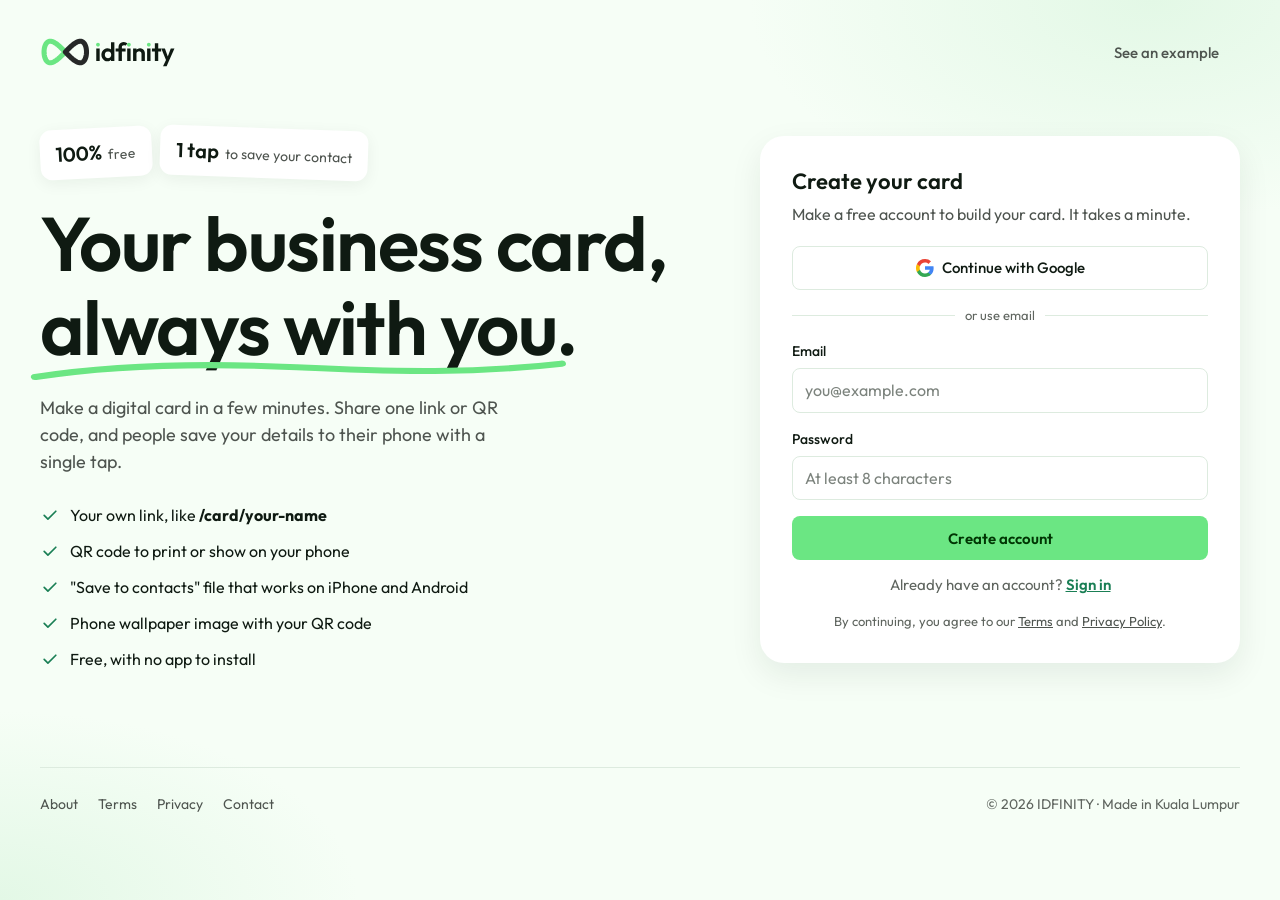
<file: index.html>
<!doctype html>
<html lang="en">
<head>
<meta charset="utf-8">
<meta name="viewport" content="width=device-width, initial-scale=1, viewport-fit=cover">
<title>IDFINITY · Free digital business card</title>
<meta name="description" content="Make a free digital business card with a QR code and a one-tap Save to contacts button.">
<meta name="color-scheme" content="light">
<meta name="theme-color" content="#F6FEF6">
<link rel="icon" href="/img/icon.svg" type="image/svg+xml">
<link rel="apple-touch-icon" href="/img/apple-touch-icon.png">
<link rel="preconnect" href="https://fonts.googleapis.com">
<link rel="preconnect" href="https://fonts.gstatic.com" crossorigin>
<link rel="stylesheet" href="https://fonts.googleapis.com/css2?family=Outfit:wght@400;500;600&display=swap">
<link rel="stylesheet" href="/css/app.css">
</head>
<body>
<header class="nav">
  <a class="brand" href="/" aria-label="IDFINITY home"><img src="/img/logo.svg" alt="IDFINITY" width="136" height="36"></a>
  <div class="links-r"><a class="btn ghost" href="/card/demo">See an example</a></div>
</header>

<section class="hero">
  <div>
    <div class="chips" aria-hidden="true"><span class="chip"><b>100%</b> free</span><span class="chip"><b>1 tap</b> to save your contact</span></div>
    <h1>Your business card, <span class="hl">always with you<svg viewBox="0 0 300 20" preserveAspectRatio="none" aria-hidden="true"><path d="M3 14c40-9 90-12 146-8s100 5 148-3" fill="none" stroke="#6BE683" stroke-width="5" stroke-linecap="round"/></svg></span>.</h1>
    <p class="lead">Make a digital card in a few minutes. Share one link or QR code, and people save your details to their phone with a single tap.</p>
    <ul class="feats">
      <li><svg viewBox="0 0 24 24" width="20" height="20" aria-hidden="true"><path fill="none" stroke="currentColor" stroke-width="2" stroke-linecap="round" stroke-linejoin="round" d="M5 12.5l4.5 4.5L19 7.5"/></svg><span>Your own link, like <b>/card/your-name</b></span></li>
      <li><svg viewBox="0 0 24 24" width="20" height="20" aria-hidden="true"><path fill="none" stroke="currentColor" stroke-width="2" stroke-linecap="round" stroke-linejoin="round" d="M5 12.5l4.5 4.5L19 7.5"/></svg><span>QR code to print or show on your phone</span></li>
      <li><svg viewBox="0 0 24 24" width="20" height="20" aria-hidden="true"><path fill="none" stroke="currentColor" stroke-width="2" stroke-linecap="round" stroke-linejoin="round" d="M5 12.5l4.5 4.5L19 7.5"/></svg><span>"Save to contacts" file that works on iPhone and Android</span></li>
      <li><svg viewBox="0 0 24 24" width="20" height="20" aria-hidden="true"><path fill="none" stroke="currentColor" stroke-width="2" stroke-linecap="round" stroke-linejoin="round" d="M5 12.5l4.5 4.5L19 7.5"/></svg><span>Phone wallpaper image with your QR code</span></li>
      <li><svg viewBox="0 0 24 24" width="20" height="20" aria-hidden="true"><path fill="none" stroke="currentColor" stroke-width="2" stroke-linecap="round" stroke-linejoin="round" d="M5 12.5l4.5 4.5L19 7.5"/></svg><span>Free, with no app to install</span></li>
    </ul>
  </div>

  <div class="panel" id="auth">
    <h2 id="auth-title">Create your card</h2>
    <p class="sub" id="auth-sub">Make a free account to build your card. It takes a minute.</p>
    <div id="setup" class="msg err" style="margin:0 0 14px" hidden>This site isn't connected to its database yet. Add your Supabase details to <code>js/config.js</code> (see the README).</div>
    <div id="google-wrap" hidden>
      <button class="btn w100" type="button" id="google-btn"><svg viewBox="0 0 24 24" width="18" height="18" aria-hidden="true"><path fill="#4285F4" d="M23.5 12.27c0-.85-.08-1.67-.22-2.45H12v4.64h6.45a5.5 5.5 0 0 1-2.4 3.62v3h3.87c2.27-2.09 3.58-5.17 3.58-8.81z"/><path fill="#34A853" d="M12 24c3.24 0 5.96-1.07 7.94-2.92l-3.87-3c-1.08.72-2.45 1.15-4.07 1.15-3.13 0-5.78-2.11-6.73-4.95h-4v3.1A12 12 0 0 0 12 24z"/><path fill="#FBBC05" d="M5.27 14.28a7.2 7.2 0 0 1 0-4.56v-3.1h-4a12 12 0 0 0 0 10.76z"/><path fill="#EA4335" d="M12 4.77c1.76 0 3.34.6 4.59 1.8l3.43-3.43A11.5 11.5 0 0 0 12 0 12 12 0 0 0 1.27 6.62l4 3.1C6.22 6.88 8.87 4.77 12 4.77z"/></svg>Continue with Google</button>
      <div class="divider">or use email</div>
    </div>
    <form id="email-form" novalidate>
      <div class="field">
        <label for="email">Email</label>
        <input id="email" type="email" autocomplete="email" required placeholder="you@example.com">
      </div>
      <div class="field">
        <label for="password">Password</label>
        <input id="password" type="password" autocomplete="new-password" required minlength="8" placeholder="At least 8 characters">
      </div>
      <button class="btn primary w100" type="submit" id="email-btn">Create account</button>
    </form>
    <p class="hint center" style="margin-top:14px;font-size:.9375rem"><span id="switch-text">Already have an account?</span> <button type="button" id="switch" class="linkbtn">Sign in</button></p>
    <p class="legal">By continuing, you agree to our <a href="/terms.html">Terms</a> and <a href="/privacy.html">Privacy Policy</a>.</p>
    <div id="auth-msg" class="msg" role="status" hidden></div>
  </div>
</section>

<footer class="site-foot">
  <nav aria-label="About and legal"><a href="/about.html">About</a><a href="/terms.html">Terms</a><a href="/privacy.html">Privacy</a><a href="/contact.html">Contact</a></nav>
  <p>© 2026 IDFINITY · Made in Kuala Lumpur</p>
</footer>

<script src="/vendor/supabase.js"></script>
<script src="/vendor/qrcode.js"></script>
<script src="/js/config.js"></script>
<script src="/js/common.js"></script>
<script>
(async function () {
  var E = window.ECard, sb = E.sb, $ = function (id) { return document.getElementById(id); };
  var msg = $("auth-msg"), mode = "signup";
  function say(t, err) { msg.hidden = false; msg.textContent = t; msg.classList.toggle("err", !!err); }
  if (E.cfg.appName) document.title = E.cfg.appName + " · Free digital business card";
  if (!sb) { $("setup").hidden = false; $("email-btn").disabled = true; return; }

  var s = await sb.auth.getSession();
  if (s.data.session) { location.replace("/edit.html"); return; }
  sb.auth.onAuthStateChange(function (ev, session) { if (session) location.replace("/edit.html"); });

  function setMode(m) {
    mode = m; msg.hidden = true;
    var up = m === "signup";
    $("auth-title").textContent = up ? "Create your card" : "Welcome back";
    $("auth-sub").textContent = up ? "Make a free account to build your card. It takes a minute." : "Sign in to edit your card.";
    $("email-btn").textContent = up ? "Create account" : "Sign in";
    $("password").setAttribute("autocomplete", up ? "new-password" : "current-password");
    $("switch-text").textContent = up ? "Already have an account?" : "New here?";
    $("switch").textContent = up ? "Sign in" : "Create an account";
  }
  $("switch").addEventListener("click", function () { setMode(mode === "signup" ? "signin" : "signup"); });
  if (location.hash === "#signin") setMode("signin");

  var friendly = {
    "Invalid login credentials": "That email and password don't match. Check them, or create an account if you're new.",
    "User already registered": "There's already an account with this email. Tap Sign in below.",
    "Email not confirmed": "This account still needs its email confirmed. Check your inbox for the confirmation link.",
    "email rate limit exceeded": "Too many emails were sent in the last hour. Please try again later."
  };

  $("email-form").addEventListener("submit", async function (e) {
    e.preventDefault();
    var email = $("email").value.trim(), pw = $("password").value, btn = $("email-btn"), label = btn.textContent;
    if (!/^\S+@\S+\.\S+$/.test(email)) { say("Please enter a valid email address.", true); return; }
    if (pw.length < 8) { say("Your password needs at least 8 characters.", true); return; }
    btn.disabled = true; btn.textContent = mode === "signup" ? "Creating account…" : "Signing in…";
    var r = mode === "signup"
      ? await sb.auth.signUp({ email: email, password: pw, options: { emailRedirectTo: location.origin + "/edit.html" } })
      : await sb.auth.signInWithPassword({ email: email, password: pw });
    btn.disabled = false; btn.textContent = label;
    if (r.error) { say(friendly[r.error.message] || r.error.message, true); return; }
    if (r.data && r.data.session) { location.replace("/edit.html"); return; }
    // Sign-up worked but Supabase still requires email confirmation.
    say("Account created. Check your inbox to confirm your email, then come back and sign in.");
  });

  if (E.cfg.googleSignIn) {
    $("google-wrap").hidden = false;
    $("google-btn").addEventListener("click", async function () {
      var r = await sb.auth.signInWithOAuth({ provider: "google", options: { redirectTo: location.origin + "/edit.html" } });
      if (r.error) say(r.error.message, true);
    });
  }
})();
</script>
</body>
</html>
</file>
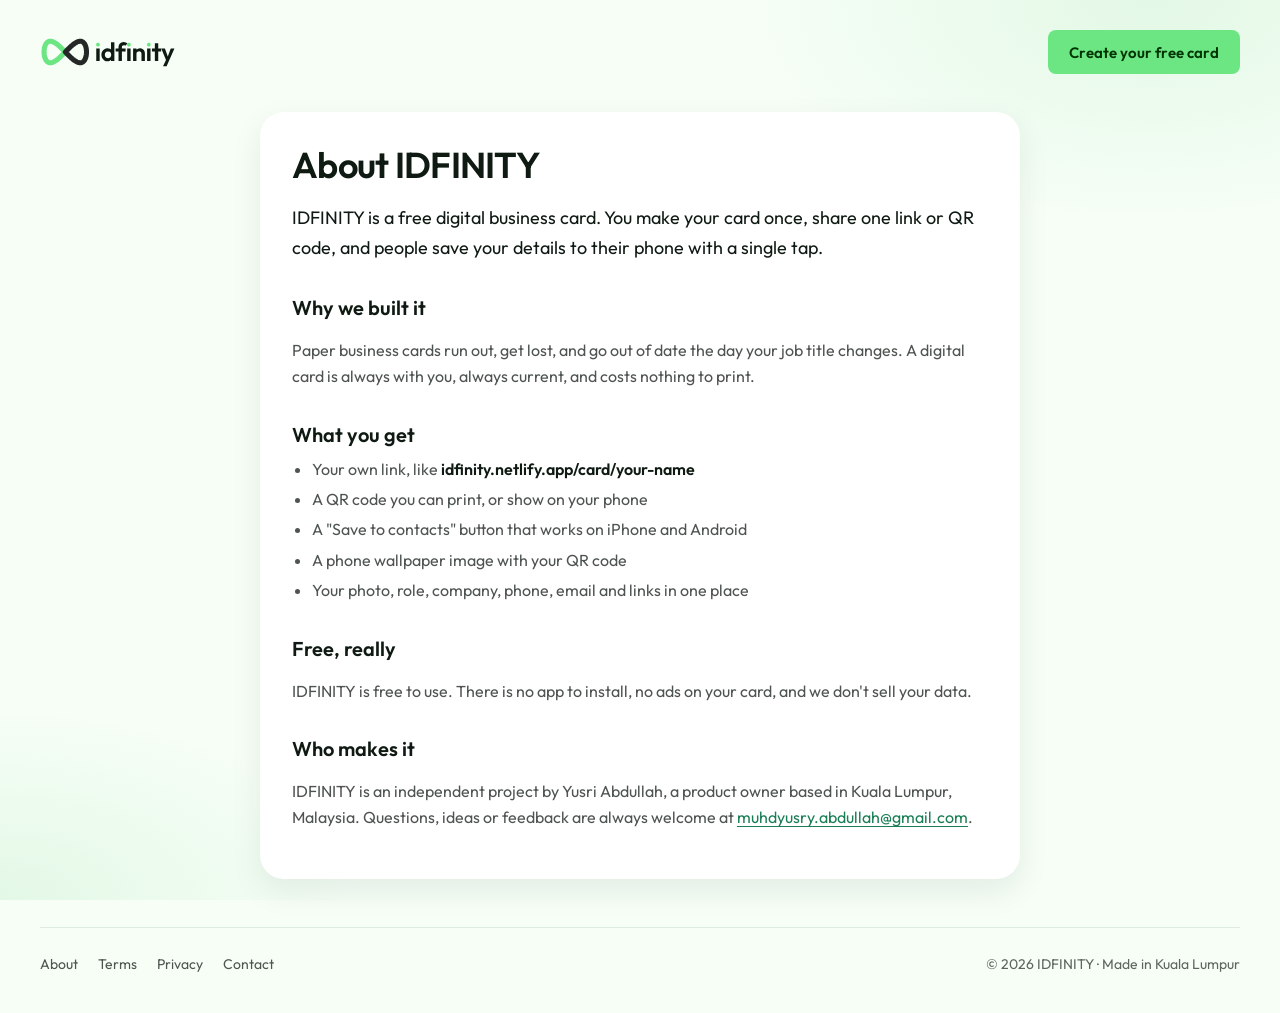
<file: about.html>
<!doctype html>
<html lang="en">
<head>
<meta charset="utf-8">
<meta name="viewport" content="width=device-width, initial-scale=1, viewport-fit=cover">
<title>About · IDFINITY</title>
<meta name="description" content="What IDFINITY is and who makes it.">
<meta name="color-scheme" content="light">
<meta name="theme-color" content="#F6FEF6">
<link rel="icon" href="/img/icon.svg" type="image/svg+xml">
<link rel="apple-touch-icon" href="/img/apple-touch-icon.png">
<link rel="preconnect" href="https://fonts.googleapis.com">
<link rel="preconnect" href="https://fonts.gstatic.com" crossorigin>
<link rel="stylesheet" href="https://fonts.googleapis.com/css2?family=Outfit:wght@400;500;600&display=swap">
<link rel="stylesheet" href="/css/app.css">
</head>
<body>
<header class="nav">
  <a class="brand" href="/" aria-label="IDFINITY home"><img src="/img/logo.svg" alt="IDFINITY" width="136" height="36"></a>
  <div class="links-r"><a class="btn primary" href="/">Create your free card</a></div>
</header>

<main class="doc panel">
<h1>About IDFINITY</h1>
<p class="lead">IDFINITY is a free digital business card. You make your card once, share one link or QR code, and people save your details to their phone with a single tap.</p>

<h2>Why we built it</h2>
<p>Paper business cards run out, get lost, and go out of date the day your job title changes. A digital card is always with you, always current, and costs nothing to print.</p>

<h2>What you get</h2>
<ul>
  <li>Your own link, like <b>idfinity.netlify.app/card/your-name</b></li>
  <li>A QR code you can print, or show on your phone</li>
  <li>A "Save to contacts" button that works on iPhone and Android</li>
  <li>A phone wallpaper image with your QR code</li>
  <li>Your photo, role, company, phone, email and links in one place</li>
</ul>

<h2>Free, really</h2>
<p>IDFINITY is free to use. There is no app to install, no ads on your card, and we don't sell your data.</p>

<h2>Who makes it</h2>
<p>IDFINITY is an independent project by Yusri Abdullah, a product owner based in Kuala Lumpur, Malaysia. Questions, ideas or feedback are always welcome at <a href="mailto:muhdyusry.abdullah@gmail.com">muhdyusry.abdullah@gmail.com</a>.</p>
</main>

<footer class="site-foot">
  <nav aria-label="About and legal"><a href="/about.html">About</a><a href="/terms.html">Terms</a><a href="/privacy.html">Privacy</a><a href="/contact.html">Contact</a></nav>
  <p>© 2026 IDFINITY · Made in Kuala Lumpur</p>
</footer>
</body>
</html>
</file>
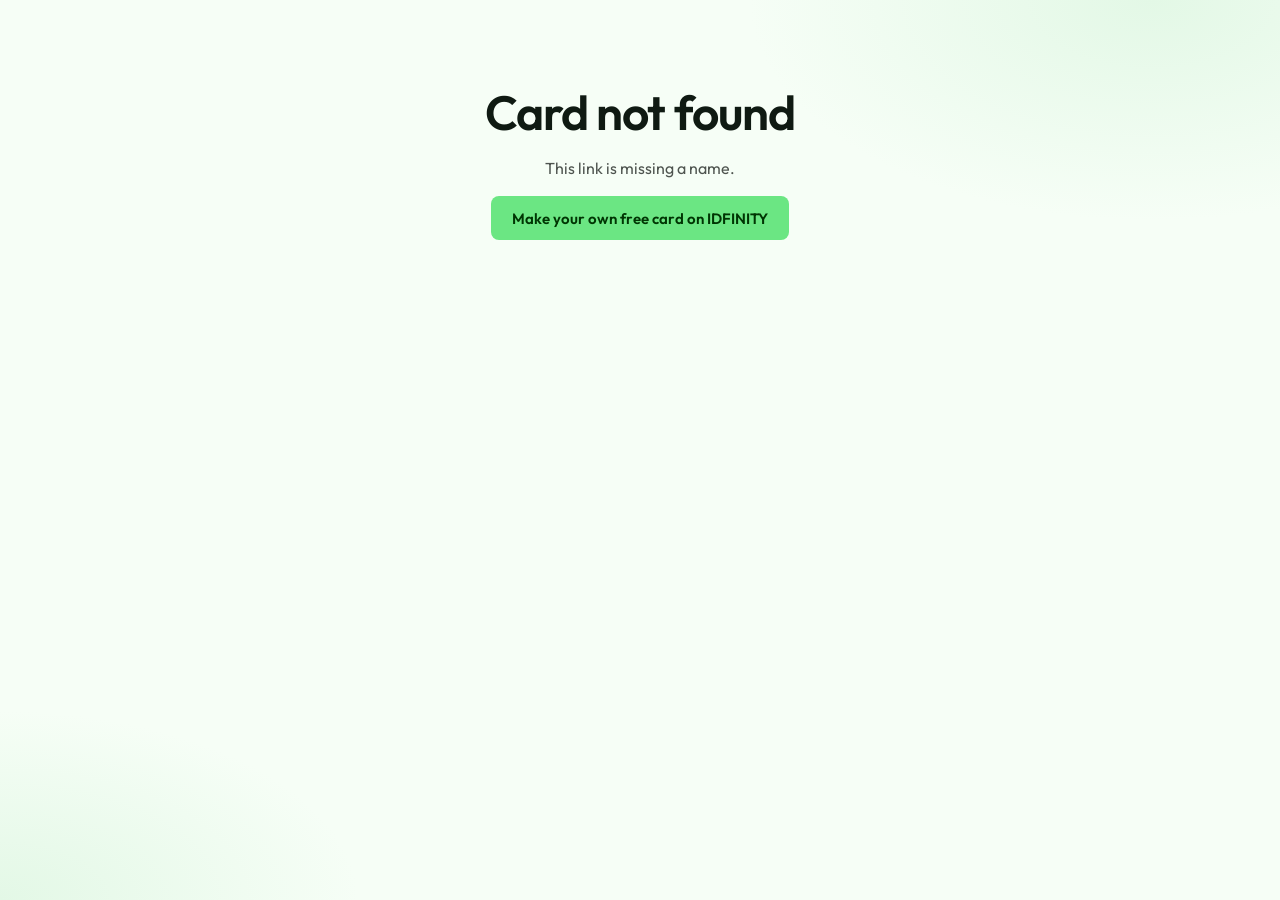
<file: card.html>
<!doctype html>
<html lang="en">
<head>
<meta charset="utf-8">
<meta name="viewport" content="width=device-width, initial-scale=1, viewport-fit=cover">
<title>IDFINITY</title>
<meta name="description" content="Digital business card. Save the contact in one tap.">
<meta name="color-scheme" content="light">
<meta name="theme-color" content="#F6FEF6">
<link rel="icon" href="/img/icon.svg" type="image/svg+xml">
<link rel="apple-touch-icon" href="/img/apple-touch-icon.png">
<link rel="preconnect" href="https://fonts.googleapis.com">
<link rel="preconnect" href="https://fonts.gstatic.com" crossorigin>
<link rel="stylesheet" href="https://fonts.googleapis.com/css2?family=Outfit:wght@400;500;600&display=swap">
<link rel="stylesheet" href="/css/app.css">
</head>
<body>
<div class="card-wrap" id="root"><p class="foot">Loading card…</p></div>

<script src="/vendor/supabase.js"></script>
<script src="/vendor/qrcode.js"></script>
<script src="/js/config.js"></script>
<script src="/js/common.js"></script>
<script>
(async function () {
  var E = window.ECard, root = document.getElementById("root");
  var m = location.pathname.match(/\/card\/([^\/?#]+)/), q = new URLSearchParams(location.search);
  var slug = decodeURIComponent((m && m[1]) || q.get("u") || "").toLowerCase().replace(/\.html$/, "");

  var DEMO = {
    slug: "demo", full_name: "Aisyah Rahman", title: "Marketing Lead", company: "Kopi & Co.", location: "Kuala Lumpur, Malaysia",
    bio: "I help small cafés grow with simple, honest marketing.", tags: ["Branding", "Social media", "F&B"],
    phone: "+60 12-345 6789", whatsapp: "", email: "aisyah@example.com", accent: "#6BE683", avatar_url: null,
    links: [{ type: "linkedin", url: "https://www.linkedin.com/in/example" }, { type: "instagram", url: "https://instagram.com/example" }, { type: "website", url: "https://example.com" }]
  };

  function notFound(t) {
    document.title = "Card not found";
    root.innerHTML = '<div class="empty"><h1>Card not found</h1><p>' + E.esc(t) + '</p><p><a class="btn primary" href="/">Make your own free card on IDFINITY</a></p></div>';
  }

  var card = null;
  if (slug === "demo") card = DEMO;
  else if (!slug) return notFound("This link is missing a name.");
  else if (!E.sb) return notFound("This site isn't connected to its database yet.");
  else {
    var r = await E.sb.from("cards").select("*").eq("slug", slug).eq("published", true).maybeSingle();
    if (r.error) return notFound("Something went wrong loading this card. Please try again.");
    if (!r.data) return notFound("Nobody has a card at this link yet.");
    card = r.data;
  }

  var who = card.full_name + (card.title ? " · " + card.title : "");
  document.title = card.full_name + " · IDFINITY";
  var d = document.querySelector('meta[name="description"]');
  d.setAttribute("content", who + (card.company ? ", " + card.company : "") + ". Save my contact in one tap.");
  root.innerHTML = E.renderCard(card);
  E.bindCard(root, function () { return card; });
})();
</script>
</body>
</html>
</file>
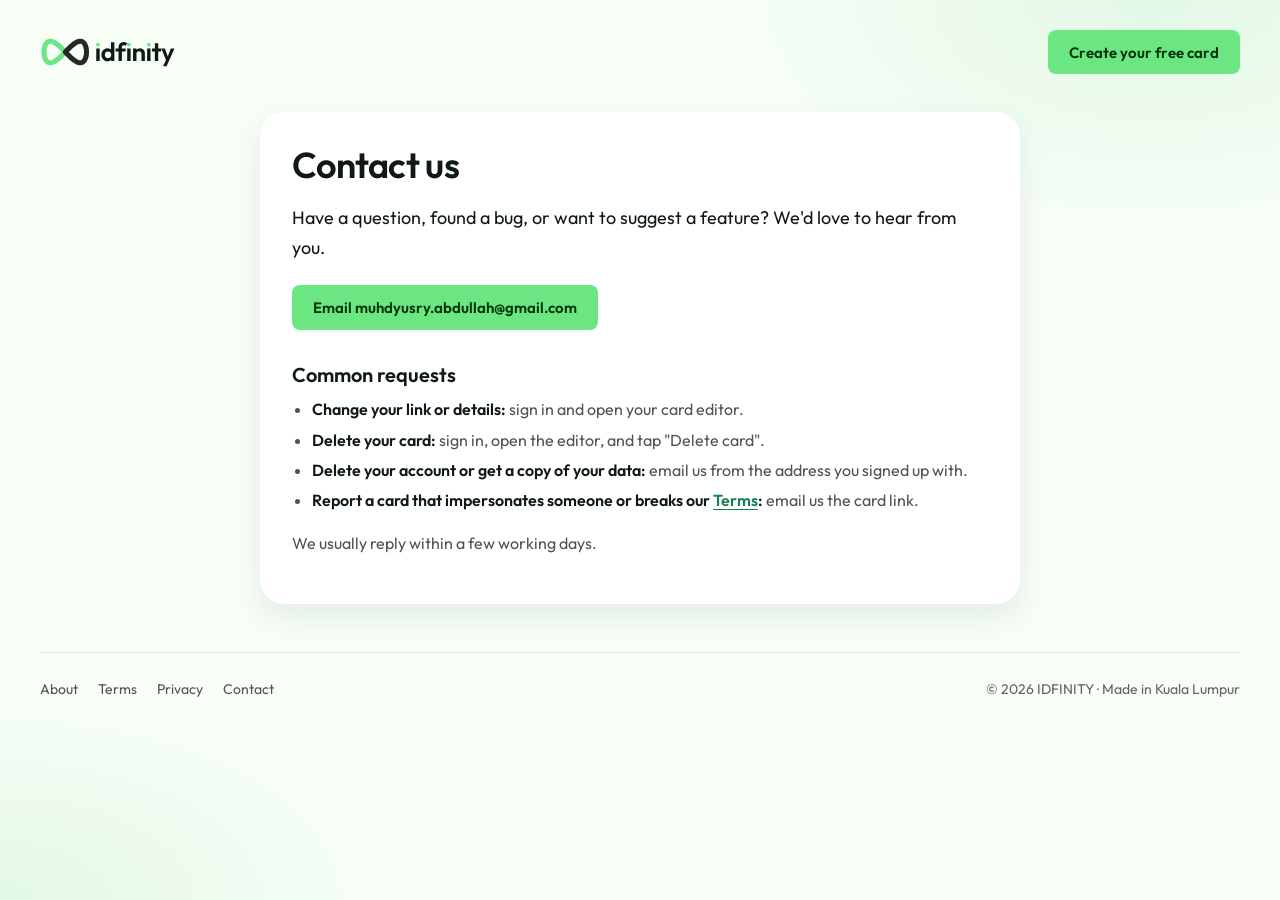
<file: contact.html>
<!doctype html>
<html lang="en">
<head>
<meta charset="utf-8">
<meta name="viewport" content="width=device-width, initial-scale=1, viewport-fit=cover">
<title>Contact · IDFINITY</title>
<meta name="description" content="Get in touch with IDFINITY.">
<meta name="color-scheme" content="light">
<meta name="theme-color" content="#F6FEF6">
<link rel="icon" href="/img/icon.svg" type="image/svg+xml">
<link rel="apple-touch-icon" href="/img/apple-touch-icon.png">
<link rel="preconnect" href="https://fonts.googleapis.com">
<link rel="preconnect" href="https://fonts.gstatic.com" crossorigin>
<link rel="stylesheet" href="https://fonts.googleapis.com/css2?family=Outfit:wght@400;500;600&display=swap">
<link rel="stylesheet" href="/css/app.css">
</head>
<body>
<header class="nav">
  <a class="brand" href="/" aria-label="IDFINITY home"><img src="/img/logo.svg" alt="IDFINITY" width="136" height="36"></a>
  <div class="links-r"><a class="btn primary" href="/">Create your free card</a></div>
</header>

<main class="doc panel">
<h1>Contact us</h1>
<p class="lead">Have a question, found a bug, or want to suggest a feature? We'd love to hear from you.</p>
<p><a class="btn primary" href="mailto:muhdyusry.abdullah@gmail.com?subject=IDFINITY">Email muhdyusry.abdullah@gmail.com</a></p>

<h2>Common requests</h2>
<ul>
  <li><b>Change your link or details:</b> sign in and open your card editor.</li>
  <li><b>Delete your card:</b> sign in, open the editor, and tap "Delete card".</li>
  <li><b>Delete your account or get a copy of your data:</b> email us from the address you signed up with.</li>
  <li><b>Report a card that impersonates someone or breaks our <a href="/terms.html">Terms</a>:</b> email us the card link.</li>
</ul>
<p>We usually reply within a few working days.</p>
</main>

<footer class="site-foot">
  <nav aria-label="About and legal"><a href="/about.html">About</a><a href="/terms.html">Terms</a><a href="/privacy.html">Privacy</a><a href="/contact.html">Contact</a></nav>
  <p>© 2026 IDFINITY · Made in Kuala Lumpur</p>
</footer>
</body>
</html>
</file>
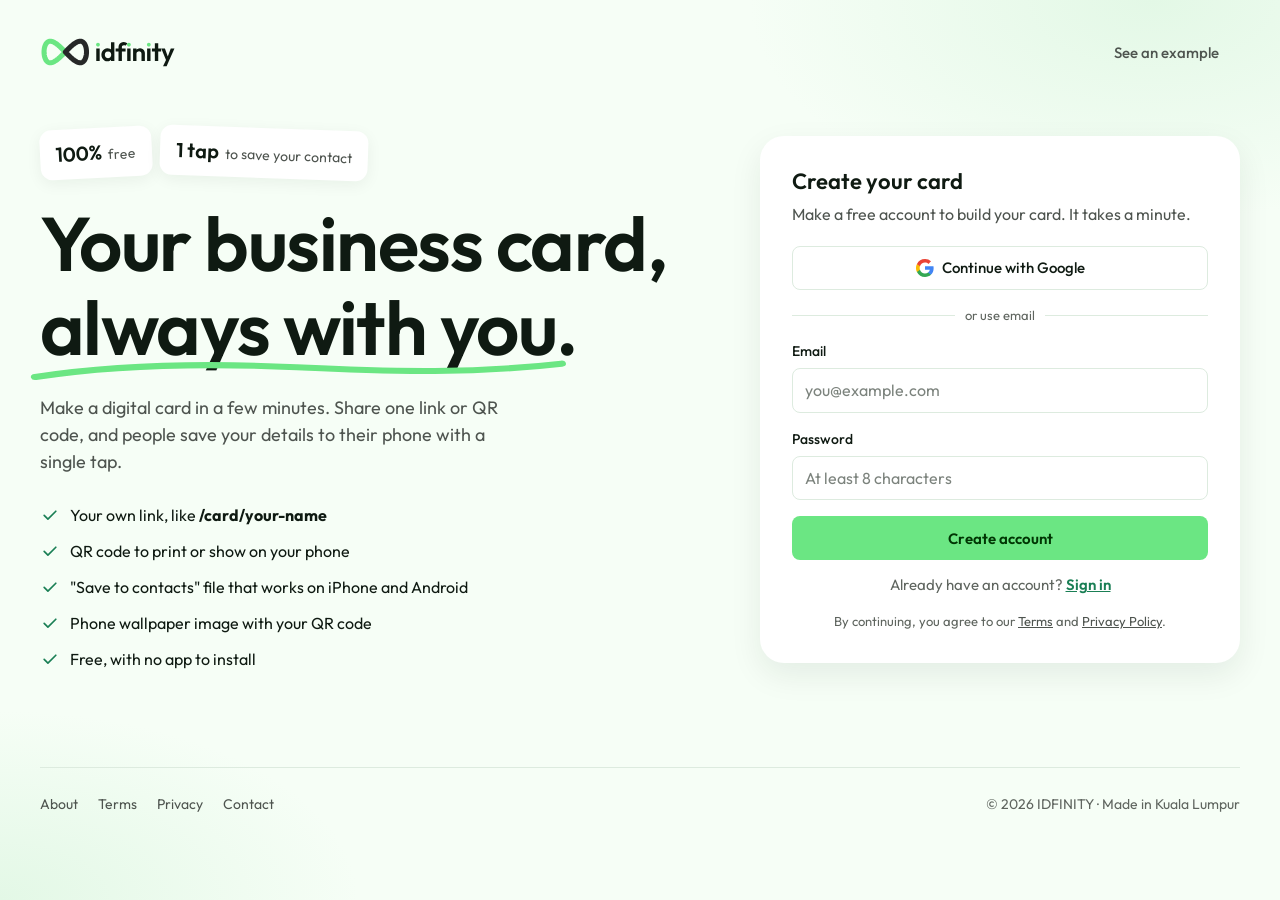
<file: edit.html>
<!doctype html>
<html lang="en">
<head>
<meta charset="utf-8">
<meta name="viewport" content="width=device-width, initial-scale=1, viewport-fit=cover">
<title>Edit your card · IDFINITY</title>
<meta name="robots" content="noindex">
<meta name="color-scheme" content="light">
<meta name="theme-color" content="#F6FEF6">
<link rel="icon" href="/img/icon.svg" type="image/svg+xml">
<link rel="apple-touch-icon" href="/img/apple-touch-icon.png">
<link rel="preconnect" href="https://fonts.googleapis.com">
<link rel="preconnect" href="https://fonts.gstatic.com" crossorigin>
<link rel="stylesheet" href="https://fonts.googleapis.com/css2?family=Outfit:wght@400;500;600&display=swap">
<link rel="stylesheet" href="/css/app.css">
</head>
<body>
<header class="nav">
  <a class="brand" href="/" aria-label="IDFINITY home"><img src="/img/logo.svg" alt="IDFINITY" width="136" height="36"></a>
  <div class="links-r">
    <a class="btn ghost" id="view-link" href="#" target="_blank" rel="noopener" hidden>View my card</a>
    <button class="btn ghost" type="button" id="signout">Sign out</button>
  </div>
</header>

<div class="empty" id="loading"><p>Loading your card…</p></div>

<div class="editor" id="editor" hidden>
  <form id="form" novalidate>
    <fieldset>
      <legend>Your link</legend>
      <div class="field">
        <label for="slug">Card address</label>
        <div class="slug"><span id="slug-prefix">/card/</span><input id="slug" type="text" autocomplete="off" autocapitalize="off" spellcheck="false" maxlength="32" placeholder="your-name" required></div>
        <div class="hint" id="slug-hint">Lowercase letters, numbers and dashes. This is the link you share.</div>
      </div>
    </fieldset>

    <fieldset>
      <legend>About you</legend>
      <div class="field photo">
        <div id="photo-preview" class="av av-ph" aria-hidden="true">?</div>
        <div>
          <label class="btn" for="photo" style="margin:0">Upload photo</label>
          <input id="photo" type="file" accept="image/jpeg,image/png,image/webp" hidden>
          <button class="btn ghost" type="button" id="photo-remove" hidden>Remove</button>
          <div class="hint">A square photo works best. It's resized before upload.</div>
        </div>
      </div>
      <div class="field"><label for="full_name">Full name</label><input id="full_name" type="text" autocomplete="name" maxlength="80" required></div>
      <div class="grid2">
        <div class="field"><label for="title">Job title</label><input id="title" type="text" maxlength="80" autocomplete="organization-title"></div>
        <div class="field"><label for="company">Company</label><input id="company" type="text" maxlength="80" autocomplete="organization"></div>
      </div>
      <div class="field"><label for="location">Location</label><input id="location" type="text" maxlength="80" placeholder="Kuala Lumpur, Malaysia"></div>
      <div class="field"><label for="bio">Short bio</label><textarea id="bio" maxlength="240" placeholder="One or two lines about what you do"></textarea></div>
      <div class="field"><label for="tags">Tags</label><input id="tags" type="text" maxlength="120" placeholder="Product, HR tech, Speaker"><div class="hint">Separate with commas. Up to 5.</div></div>
    </fieldset>

    <fieldset>
      <legend>Contact</legend>
      <div class="grid2">
        <div class="field"><label for="phone">Phone</label><input id="phone" type="tel" autocomplete="tel" maxlength="30" placeholder="+60 12-345 6789"></div>
        <div class="field"><label for="whatsapp">WhatsApp</label><input id="whatsapp" type="tel" maxlength="30" placeholder="Leave empty to use your phone"></div>
      </div>
      <div class="field"><label for="email">Email</label><input id="email" type="email" autocomplete="email" maxlength="120"></div>
      <div class="hint">Include your country code (like +60) so Call and WhatsApp work from any country.</div>
    </fieldset>

    <fieldset>
      <legend>Links</legend>
      <div id="links"></div>
      <button class="btn" type="button" id="add-link">+ Add a link</button>
    </fieldset>

    <fieldset>
      <legend>Style</legend>
      <div class="swatches" id="swatches" role="radiogroup" aria-label="Accent colour"></div>
    </fieldset>

    <fieldset>
      <label class="check"><input type="checkbox" id="published" checked> Show my card publicly</label>
      <div class="hint">Turn this off to hide your card without deleting it.</div>
    </fieldset>

    <div class="savebar">
      <button class="btn primary" type="submit" id="save-btn">Save card</button>
      <span class="status" id="status" role="status" aria-live="polite"></span>
      <button class="btn ghost" type="button" id="delete-btn" hidden>Delete card</button>
    </div>
  </form>

  <aside class="preview" aria-label="Live preview">
    <div class="label">Live preview</div>
    <div class="card-wrap" id="preview"></div>
  </aside>
</div>

<footer class="site-foot">
  <nav aria-label="About and legal"><a href="/about.html">About</a><a href="/terms.html">Terms</a><a href="/privacy.html">Privacy</a><a href="/contact.html">Contact</a></nav>
  <p>© 2026 IDFINITY · Made in Kuala Lumpur</p>
</footer>

<script src="/vendor/supabase.js"></script>
<script src="/vendor/qrcode.js"></script>
<script src="/js/config.js"></script>
<script src="/js/common.js"></script>
<script src="/js/edit.js"></script>
</body>
</html>
</file>
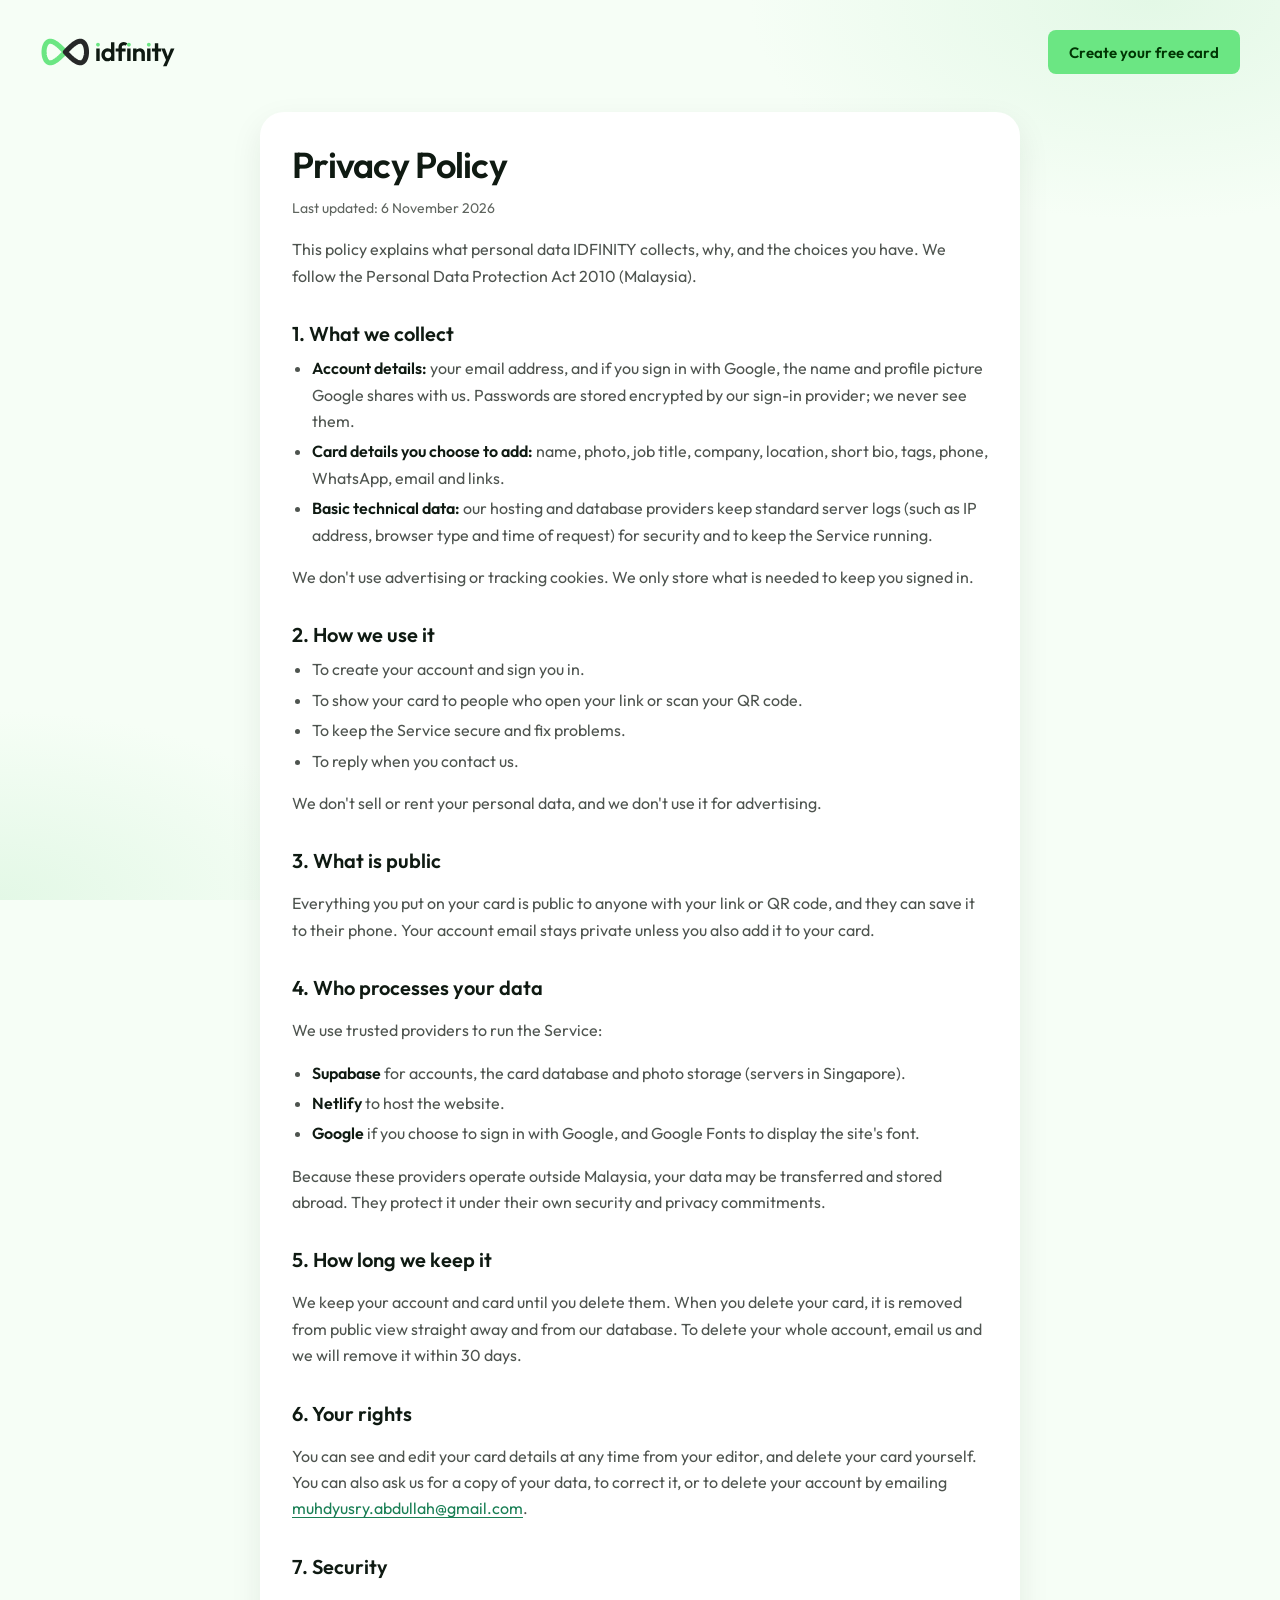
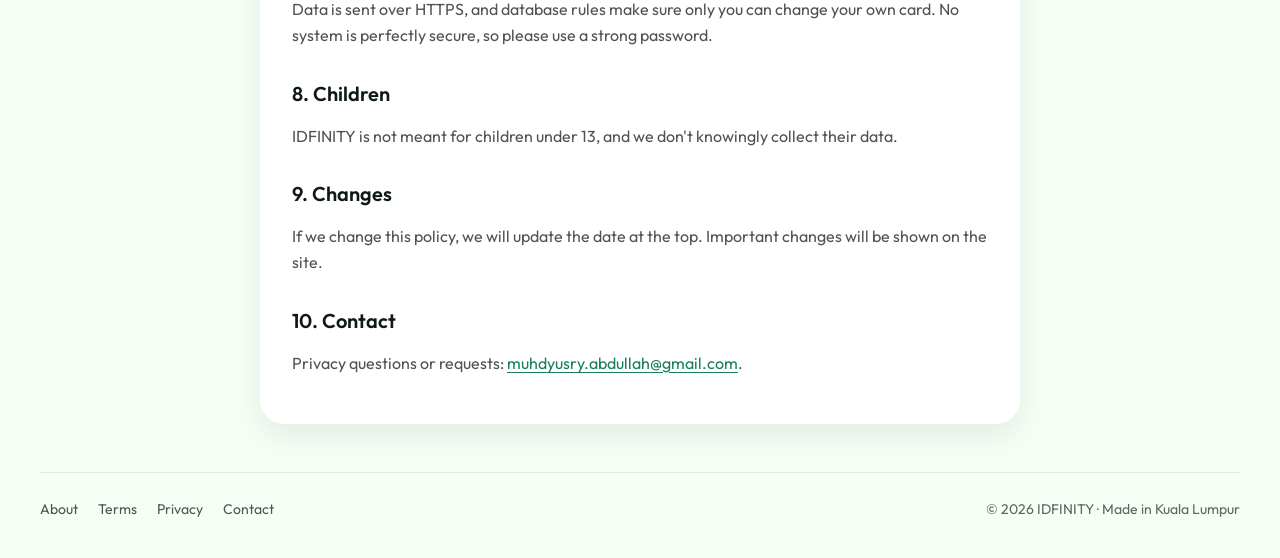
<file: privacy.html>
<!doctype html>
<html lang="en">
<head>
<meta charset="utf-8">
<meta name="viewport" content="width=device-width, initial-scale=1, viewport-fit=cover">
<title>Privacy Policy · IDFINITY</title>
<meta name="description" content="How IDFINITY collects, uses and protects your personal data.">
<meta name="color-scheme" content="light">
<meta name="theme-color" content="#F6FEF6">
<link rel="icon" href="/img/icon.svg" type="image/svg+xml">
<link rel="apple-touch-icon" href="/img/apple-touch-icon.png">
<link rel="preconnect" href="https://fonts.googleapis.com">
<link rel="preconnect" href="https://fonts.gstatic.com" crossorigin>
<link rel="stylesheet" href="https://fonts.googleapis.com/css2?family=Outfit:wght@400;500;600&display=swap">
<link rel="stylesheet" href="/css/app.css">
</head>
<body>
<header class="nav">
  <a class="brand" href="/" aria-label="IDFINITY home"><img src="/img/logo.svg" alt="IDFINITY" width="136" height="36"></a>
  <div class="links-r"><a class="btn primary" href="/">Create your free card</a></div>
</header>

<main class="doc panel">
<h1>Privacy Policy</h1>
<p class="meta">Last updated: 6 November 2026</p>
<p>This policy explains what personal data IDFINITY collects, why, and the choices you have. We follow the Personal Data Protection Act 2010 (Malaysia).</p>

<h2>1. What we collect</h2>
<ul>
  <li><b>Account details:</b> your email address, and if you sign in with Google, the name and profile picture Google shares with us. Passwords are stored encrypted by our sign-in provider; we never see them.</li>
  <li><b>Card details you choose to add:</b> name, photo, job title, company, location, short bio, tags, phone, WhatsApp, email and links.</li>
  <li><b>Basic technical data:</b> our hosting and database providers keep standard server logs (such as IP address, browser type and time of request) for security and to keep the Service running.</li>
</ul>
<p>We don't use advertising or tracking cookies. We only store what is needed to keep you signed in.</p>

<h2>2. How we use it</h2>
<ul>
  <li>To create your account and sign you in.</li>
  <li>To show your card to people who open your link or scan your QR code.</li>
  <li>To keep the Service secure and fix problems.</li>
  <li>To reply when you contact us.</li>
</ul>
<p>We don't sell or rent your personal data, and we don't use it for advertising.</p>

<h2>3. What is public</h2>
<p>Everything you put on your card is public to anyone with your link or QR code, and they can save it to their phone. Your account email stays private unless you also add it to your card.</p>

<h2>4. Who processes your data</h2>
<p>We use trusted providers to run the Service:</p>
<ul>
  <li><b>Supabase</b> for accounts, the card database and photo storage (servers in Singapore).</li>
  <li><b>Netlify</b> to host the website.</li>
  <li><b>Google</b> if you choose to sign in with Google, and Google Fonts to display the site's font.</li>
</ul>
<p>Because these providers operate outside Malaysia, your data may be transferred and stored abroad. They protect it under their own security and privacy commitments.</p>

<h2>5. How long we keep it</h2>
<p>We keep your account and card until you delete them. When you delete your card, it is removed from public view straight away and from our database. To delete your whole account, email us and we will remove it within 30 days.</p>

<h2>6. Your rights</h2>
<p>You can see and edit your card details at any time from your editor, and delete your card yourself. You can also ask us for a copy of your data, to correct it, or to delete your account by emailing <a href="mailto:muhdyusry.abdullah@gmail.com">muhdyusry.abdullah@gmail.com</a>.</p>

<h2>7. Security</h2>
<p>Data is sent over HTTPS, and database rules make sure only you can change your own card. No system is perfectly secure, so please use a strong password.</p>

<h2>8. Children</h2>
<p>IDFINITY is not meant for children under 13, and we don't knowingly collect their data.</p>

<h2>9. Changes</h2>
<p>If we change this policy, we will update the date at the top. Important changes will be shown on the site.</p>

<h2>10. Contact</h2>
<p>Privacy questions or requests: <a href="mailto:muhdyusry.abdullah@gmail.com">muhdyusry.abdullah@gmail.com</a>.</p>
</main>

<footer class="site-foot">
  <nav aria-label="About and legal"><a href="/about.html">About</a><a href="/terms.html">Terms</a><a href="/privacy.html">Privacy</a><a href="/contact.html">Contact</a></nav>
  <p>© 2026 IDFINITY · Made in Kuala Lumpur</p>
</footer>
</body>
</html>
</file>
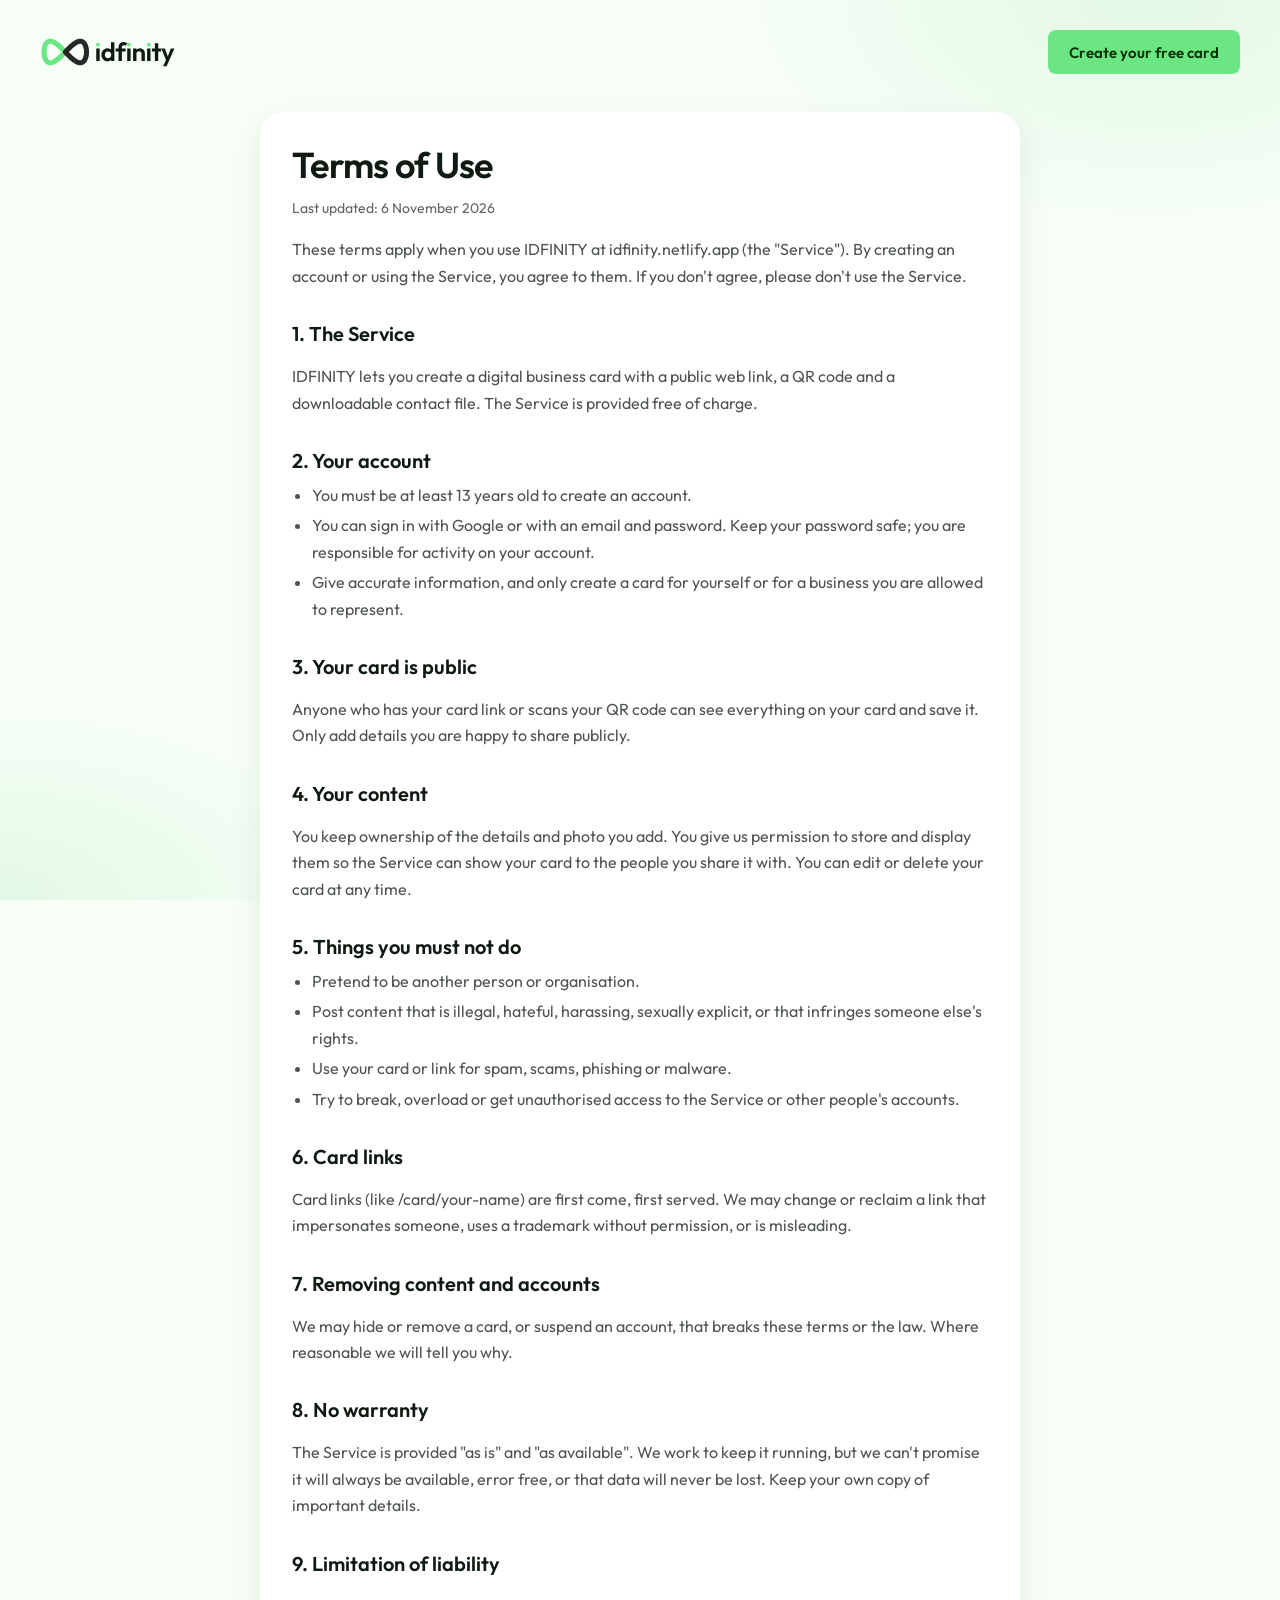
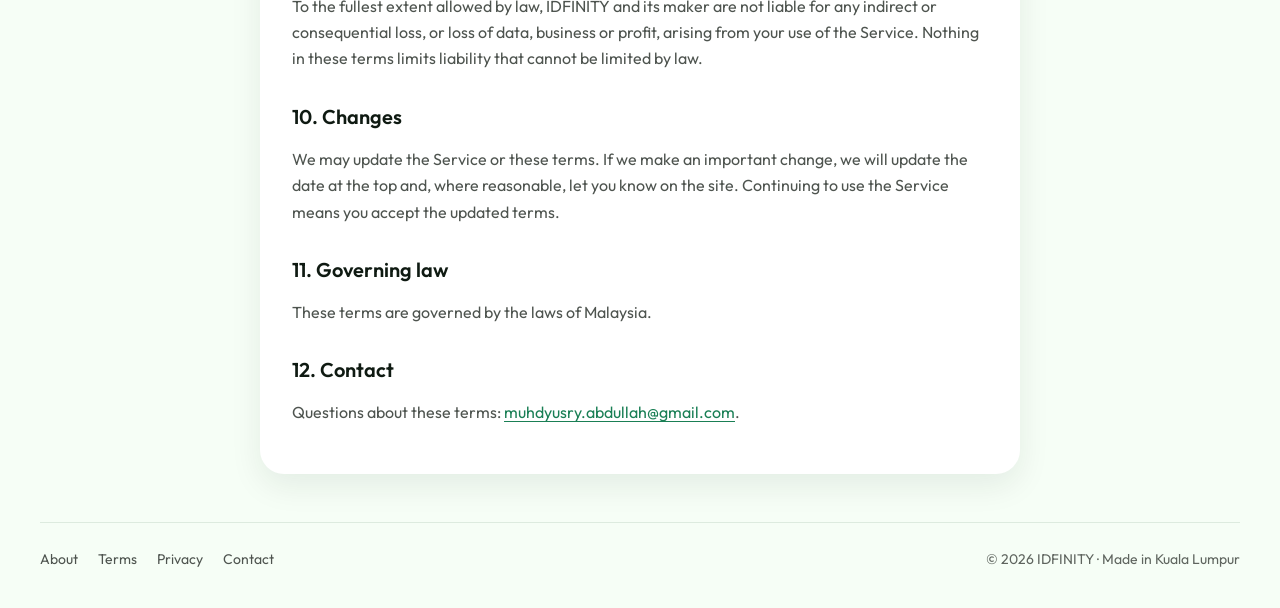
<file: terms.html>
<!doctype html>
<html lang="en">
<head>
<meta charset="utf-8">
<meta name="viewport" content="width=device-width, initial-scale=1, viewport-fit=cover">
<title>Terms of Use · IDFINITY</title>
<meta name="description" content="The rules for using IDFINITY.">
<meta name="color-scheme" content="light">
<meta name="theme-color" content="#F6FEF6">
<link rel="icon" href="/img/icon.svg" type="image/svg+xml">
<link rel="apple-touch-icon" href="/img/apple-touch-icon.png">
<link rel="preconnect" href="https://fonts.googleapis.com">
<link rel="preconnect" href="https://fonts.gstatic.com" crossorigin>
<link rel="stylesheet" href="https://fonts.googleapis.com/css2?family=Outfit:wght@400;500;600&display=swap">
<link rel="stylesheet" href="/css/app.css">
</head>
<body>
<header class="nav">
  <a class="brand" href="/" aria-label="IDFINITY home"><img src="/img/logo.svg" alt="IDFINITY" width="136" height="36"></a>
  <div class="links-r"><a class="btn primary" href="/">Create your free card</a></div>
</header>

<main class="doc panel">
<h1>Terms of Use</h1>
<p class="meta">Last updated: 6 November 2026</p>
<p>These terms apply when you use IDFINITY at idfinity.netlify.app (the "Service"). By creating an account or using the Service, you agree to them. If you don't agree, please don't use the Service.</p>

<h2>1. The Service</h2>
<p>IDFINITY lets you create a digital business card with a public web link, a QR code and a downloadable contact file. The Service is provided free of charge.</p>

<h2>2. Your account</h2>
<ul>
  <li>You must be at least 13 years old to create an account.</li>
  <li>You can sign in with Google or with an email and password. Keep your password safe; you are responsible for activity on your account.</li>
  <li>Give accurate information, and only create a card for yourself or for a business you are allowed to represent.</li>
</ul>

<h2>3. Your card is public</h2>
<p>Anyone who has your card link or scans your QR code can see everything on your card and save it. Only add details you are happy to share publicly.</p>

<h2>4. Your content</h2>
<p>You keep ownership of the details and photo you add. You give us permission to store and display them so the Service can show your card to the people you share it with. You can edit or delete your card at any time.</p>

<h2>5. Things you must not do</h2>
<ul>
  <li>Pretend to be another person or organisation.</li>
  <li>Post content that is illegal, hateful, harassing, sexually explicit, or that infringes someone else's rights.</li>
  <li>Use your card or link for spam, scams, phishing or malware.</li>
  <li>Try to break, overload or get unauthorised access to the Service or other people's accounts.</li>
</ul>

<h2>6. Card links</h2>
<p>Card links (like /card/your-name) are first come, first served. We may change or reclaim a link that impersonates someone, uses a trademark without permission, or is misleading.</p>

<h2>7. Removing content and accounts</h2>
<p>We may hide or remove a card, or suspend an account, that breaks these terms or the law. Where reasonable we will tell you why.</p>

<h2>8. No warranty</h2>
<p>The Service is provided "as is" and "as available". We work to keep it running, but we can't promise it will always be available, error free, or that data will never be lost. Keep your own copy of important details.</p>

<h2>9. Limitation of liability</h2>
<p>To the fullest extent allowed by law, IDFINITY and its maker are not liable for any indirect or consequential loss, or loss of data, business or profit, arising from your use of the Service. Nothing in these terms limits liability that cannot be limited by law.</p>

<h2>10. Changes</h2>
<p>We may update the Service or these terms. If we make an important change, we will update the date at the top and, where reasonable, let you know on the site. Continuing to use the Service means you accept the updated terms.</p>

<h2>11. Governing law</h2>
<p>These terms are governed by the laws of Malaysia.</p>

<h2>12. Contact</h2>
<p>Questions about these terms: <a href="mailto:muhdyusry.abdullah@gmail.com">muhdyusry.abdullah@gmail.com</a>.</p>
</main>

<footer class="site-foot">
  <nav aria-label="About and legal"><a href="/about.html">About</a><a href="/terms.html">Terms</a><a href="/privacy.html">Privacy</a><a href="/contact.html">Contact</a></nav>
  <p>© 2026 IDFINITY · Made in Kuala Lumpur</p>
</footer>
</body>
</html>
</file>
<file: css/app.css>
/* IDFINITY: mint canvas, ink text, white cards on soft green shadows. Tokens follow design.md. */
:root{
  --primary:#6BE683; --on-primary:#003503; --primary-hover:#55D86C; --accent-green:#1CBB6C;
  --surface:#FFFFFF; --surface-muted:#F6FEF6; --surface-tint:#E3F8E6; --ink:#262828; --on-ink:#FFFFFF;
  --border:#DDEBDF; --text:#0F1A12; --text-muted:#4E544F; --text-subtle:#5F655F;
  --success:#1A7F55; --danger:#C42A36;
  --e1:0 4px 16px rgba(16,40,20,.06); --e2:0 12px 32px rgba(16,40,20,.08); --e3:0 24px 60px rgba(16,40,20,.14);
  --font:"Outfit",ui-sans-serif,system-ui,sans-serif;
  --ease:cubic-bezier(.22,1,.36,1);
  /* per-card accent (set inline on .card) */
  --accent:#6BE683; --on-accent:#003503;
}
*{box-sizing:border-box}
html,body{margin:0}
body{min-height:100vh;min-height:100dvh;background:var(--surface-muted);color:var(--text);font:400 1rem/1.5 var(--font);-webkit-font-smoothing:antialiased;
  background-image:radial-gradient(45% 35% at 90% 0%,var(--surface-tint),transparent 70%),radial-gradient(40% 30% at 0% 100%,var(--surface-tint),transparent 70%);background-attachment:fixed;
  padding:max(24px,env(safe-area-inset-top)) 16px max(32px,env(safe-area-inset-bottom))}
a{color:inherit}
:focus-visible{outline:2px solid var(--text);outline-offset:2px;border-radius:8px}
[hidden]{display:none!important}
code{font-size:.9em;background:var(--surface-tint);padding:1px 5px;border-radius:6px}

/* ---------- card ---------- */
.card-wrap{display:flex;flex-direction:column;align-items:center}
.card{width:100%;max-width:440px;background:var(--surface);border-radius:24px;overflow:hidden;box-shadow:var(--e3)}
.card .top{position:relative;padding:28px 24px 22px;text-align:center;background:linear-gradient(180deg,color-mix(in srgb,var(--accent) 22%,#fff),#fff 78%)}
.av{width:112px;height:112px;border-radius:50%;object-fit:cover;display:block;margin:0 auto;border:4px solid var(--accent);box-shadow:0 0 0 6px #fff,var(--e2);background:var(--surface-tint)}
.av-ph{display:flex;align-items:center;justify-content:center;font:600 2.4rem/1 var(--font);color:var(--text);letter-spacing:-.02em}
.card h1{font:600 2rem/1.15 var(--font);letter-spacing:-.02em;margin:18px 0 0;overflow-wrap:anywhere}
.card h1 em{font-style:normal}
.role{margin:8px 0 0;font-weight:600;font-size:1rem}
.org{margin:2px 0 0;color:var(--text-muted);font-size:1rem}
.loc{display:inline-flex;align-items:center;gap:6px;margin-top:10px;color:var(--text-subtle);font-size:.875rem}
.bio{margin:12px auto 0;color:var(--text-muted);font-size:1rem;max-width:34ch}
.tags{display:flex;flex-wrap:wrap;justify-content:center;gap:6px;margin-top:14px}
.tags span{font-size:.8125rem;font-weight:500;padding:4px 10px;border-radius:8px;background:color-mix(in srgb,var(--accent) 18%,#fff);color:var(--text)}
.card .body{padding:4px 20px 22px}
.save{display:flex;align-items:center;justify-content:center;gap:10px;width:100%;min-height:52px;border-radius:12px;border:0;background:var(--accent);color:var(--on-accent);font:600 1rem/1 var(--font);text-decoration:none;cursor:pointer;transition:transform .1s,filter .1s}
.save:hover{filter:brightness(.95)}
.save:active{transform:scale(.98)}
.row{display:grid;grid-template-columns:repeat(2,minmax(0,1fr));gap:10px;margin-top:10px}
.act{display:flex;align-items:center;gap:10px;min-height:50px;padding:10px 14px;border-radius:12px;background:var(--surface-muted);border:1px solid var(--border);text-decoration:none;font-weight:500;font-size:.9375rem;cursor:pointer;color:var(--text);font-family:var(--font);min-width:0;transition:border-color .1s,box-shadow .18s}
.act:hover{border-color:var(--accent-green);box-shadow:var(--e1)}
.act svg{color:var(--success);flex:none}
.act span{overflow:hidden;text-overflow:ellipsis;white-space:nowrap}
.links{margin-top:18px;border-top:1px solid var(--border)}
.links a{display:flex;align-items:center;gap:12px;padding:13px 4px;border-bottom:1px solid var(--border);text-decoration:none}
.links a:hover b{color:var(--success)}
.links svg{color:var(--success);flex:none}
.links b{font-weight:600;display:block;font-size:1rem}
.links small{display:block;color:var(--text-subtle);font-size:.875rem;overflow:hidden;text-overflow:ellipsis;white-space:nowrap}
.links div{min-width:0;flex:1}
.links .chev{color:var(--text-subtle)}
.qr{margin-top:20px;display:flex;gap:16px;align-items:center;padding:14px;border-radius:16px;background:var(--surface-tint)}
.qr .qr-img{width:112px;height:112px;border-radius:12px;background:#fff;padding:6px;flex:none;box-shadow:var(--e1)}
.qr .qr-img svg{display:block;width:100%;height:100%}
.qr b{display:block;font:600 1.125rem/1.25 var(--font)}
.qr p{margin:4px 0 0;color:var(--text-muted);font-size:.875rem}
.qr button{display:inline-block;margin-top:8px;font:600 .875rem/1.3 var(--font);color:var(--success);background:none;border:0;padding:0;text-decoration:underline;cursor:pointer}
.foot{margin-top:18px;color:var(--text-subtle);font-size:.875rem;text-align:center}
.foot a{color:var(--success);font-weight:500}
.toast{position:fixed;left:50%;bottom:max(24px,env(safe-area-inset-bottom));transform:translate(-50%,20px);opacity:0;background:var(--ink);color:var(--on-ink);padding:10px 16px;border-radius:12px;font-weight:500;font-size:.9375rem;transition:.18s var(--ease);pointer-events:none;z-index:10;max-width:calc(100% - 32px);box-shadow:var(--e2)}
.toast.on{opacity:1;transform:translate(-50%,0)}
@media (max-width:360px){.row{grid-template-columns:minmax(0,1fr)}.qr{flex-direction:column;text-align:center}}

/* ---------- app shell ---------- */
.nav{max-width:1200px;margin:0 auto 32px;display:flex;align-items:center;justify-content:space-between;gap:12px;min-height:56px}
.brand{display:inline-flex;align-items:center;text-decoration:none}
.brand img{height:36px;width:auto;display:block}
.nav .links-r{display:flex;gap:8px;align-items:center}
.btn{display:inline-flex;align-items:center;justify-content:center;gap:8px;min-height:44px;padding:0 20px;border-radius:8px;border:1px solid var(--border);background:var(--surface);color:var(--text);font:500 .9375rem/1 var(--font);text-decoration:none;cursor:pointer;transition:background .1s,transform .1s,box-shadow .18s}
.btn:hover{box-shadow:var(--e1)}
.btn:active{transform:scale(.98)}
.btn.primary{background:var(--primary);color:var(--on-primary);border-color:transparent;font-weight:600}
.btn.primary:hover{background:var(--primary-hover)}
.btn.ghost{background:transparent;border-color:transparent;color:var(--text-muted)}
.btn.ghost:hover{color:var(--text);box-shadow:none;background:var(--surface-tint)}
.btn.danger{color:var(--danger)}
.btn:disabled{opacity:.4;cursor:not-allowed}
.hero{max-width:1200px;margin:0 auto;display:grid;grid-template-columns:minmax(0,7fr) minmax(0,5fr);gap:48px;align-items:center;padding:16px 0 48px}
.hero h1{font:600 clamp(2.75rem,6vw,4.75rem)/1.105 var(--font);margin:0;letter-spacing:-.02em}
.hero h1 .hl{position:relative;white-space:nowrap}
.hero h1 .hl svg{position:absolute;left:-2%;bottom:-.12em;width:104%;height:.32em;overflow:visible}
.hero p.lead{color:var(--text-muted);font-size:1.125rem;max-width:30rem;margin:24px 0 0}
.feats{list-style:none;padding:0;margin:28px 0 0;display:grid;gap:12px}
.feats li{display:flex;gap:10px;align-items:flex-start;color:var(--text)}
.feats li svg{flex:none;color:var(--success);margin-top:2px}
.chips{display:flex;gap:8px;flex-wrap:wrap;margin-bottom:24px}
.chip{display:inline-flex;align-items:baseline;gap:6px;background:var(--surface);border-radius:12px;padding:10px 16px;box-shadow:var(--e1);font-size:.875rem;color:var(--text-muted)}
.chip b{font-size:1.25rem;font-weight:600;color:var(--text)}
.chip:nth-child(1){transform:rotate(-3deg)}
.chip:nth-child(2){transform:rotate(2deg)}
.panel{background:var(--surface);border-radius:24px;padding:32px;box-shadow:var(--e2)}
.panel h2{font:600 1.375rem/1.27 var(--font);margin:0 0 6px}
.panel p.sub{color:var(--text-muted);margin:0 0 20px;font-size:1rem}
label{display:block;font-weight:500;font-size:.875rem;margin:0 0 6px}
.field{margin-bottom:16px}
.hint{color:var(--text-subtle);font-size:.8125rem;margin-top:4px}
.hint.err{color:var(--danger)}
.hint.ok{color:var(--success)}
input[type=text],input[type=email],input[type=tel],input[type=url],input[type=password],textarea,select{width:100%;min-height:44px;padding:10px 12px;border-radius:8px;border:1px solid var(--border);background:var(--surface);color:var(--text);font:400 1rem/1.4 var(--font);transition:border-color .1s,box-shadow .1s}
textarea{min-height:84px;resize:vertical}
input::placeholder,textarea::placeholder{color:#7C837D}
input:focus,textarea:focus,select:focus{outline:none;border-color:var(--accent-green);box-shadow:0 0 0 3px color-mix(in srgb,var(--primary) 35%,transparent)}
.divider{display:flex;align-items:center;gap:10px;color:var(--text-subtle);font-size:.8125rem;margin:16px 0}
.divider::before,.divider::after{content:"";flex:1;height:1px;background:var(--border)}
.w100{width:100%}
.linkbtn{background:none;border:0;padding:0;font:600 1em/1.4 var(--font);color:var(--success);text-decoration:underline;cursor:pointer}
.center{text-align:center}
.msg{padding:12px 14px;border-radius:12px;background:var(--surface-tint);font-size:.9375rem;margin-top:12px;color:var(--text)}
.msg.err{background:#fff;color:var(--danger);border:1px solid color-mix(in srgb,var(--danger) 35%,#fff)}

/* editor */
.editor{max-width:1200px;margin:0 auto;display:grid;grid-template-columns:minmax(0,1fr) 440px;gap:40px;align-items:start}
.editor form{background:var(--surface);border-radius:24px;padding:32px;box-shadow:var(--e2)}
.editor .preview{position:sticky;top:24px}
.editor .preview .label{color:var(--text-subtle);font-size:.75rem;letter-spacing:.08em;text-align:center;margin-bottom:12px;text-transform:uppercase;font-weight:500}
fieldset{border:0;padding:0;margin:0 0 28px}
legend{font:600 1.375rem/1.27 var(--font);margin-bottom:14px;padding:0}
.grid2{display:grid;grid-template-columns:repeat(2,minmax(0,1fr));gap:0 12px}
.slug{display:flex;align-items:stretch;border:1px solid var(--border);border-radius:8px;background:var(--surface-muted);overflow:hidden}
.slug:focus-within{border-color:var(--accent-green);box-shadow:0 0 0 3px color-mix(in srgb,var(--primary) 35%,transparent)}
.slug span{display:flex;align-items:center;padding:0 0 0 12px;color:var(--text-subtle);white-space:nowrap;font-size:.9375rem}
.slug input{border:0;border-radius:0;padding-left:2px;min-width:0;background:transparent}
.slug input:focus{box-shadow:none}
.link-row{display:grid;grid-template-columns:150px minmax(0,1fr) 44px;gap:8px;margin-bottom:8px}
.icon-btn{min-height:44px;border-radius:8px;border:1px solid var(--border);background:var(--surface);color:var(--text-subtle);cursor:pointer;font-size:1.2rem}
.icon-btn:hover{color:var(--danger);border-color:var(--danger)}
.photo{display:flex;gap:16px;align-items:center}
.photo .av{width:72px;height:72px;margin:0;font-size:1.6rem;box-shadow:none;border-width:3px}
.swatches{display:flex;flex-wrap:wrap;gap:10px}
.swatches label{margin:0;cursor:pointer;position:relative}
.swatches input{position:absolute;opacity:0;pointer-events:none}
.swatches i{display:block;width:36px;height:36px;border-radius:50%;box-shadow:inset 0 0 0 1px rgba(15,26,18,.12)}
.swatches input:checked+i{box-shadow:0 0 0 3px #fff,0 0 0 5px var(--text)}
.swatches input:focus-visible+i{outline:2px solid var(--text);outline-offset:4px}
.check{display:flex;gap:10px;align-items:center;font-weight:500;font-size:1rem}
.check input{width:20px;height:20px;accent-color:var(--accent-green)}
.savebar{position:sticky;bottom:12px;display:flex;gap:10px;align-items:center;flex-wrap:wrap;padding:12px;border-radius:16px;background:color-mix(in srgb,var(--surface) 88%,transparent);box-shadow:var(--e2);backdrop-filter:blur(16px);margin:0 -12px -12px}
.savebar .status{color:var(--text-muted);font-size:.875rem;flex:1;min-width:140px}
.empty{max-width:440px;margin:60px auto;text-align:center}
.empty h1{font:600 3rem/1.17 var(--font);letter-spacing:-.02em;margin:0 0 10px}
.empty p{color:var(--text-muted)}

@media (max-width:900px){
  .hero,.editor{grid-template-columns:minmax(0,1fr)}
  .editor .preview{position:static;order:-1}
}
@media (max-width:640px){
  .editor form,.panel{padding:20px}
  .savebar{margin:0 -8px -8px}
}
@media (max-width:520px){
  .grid2{grid-template-columns:minmax(0,1fr)}
  .link-row{grid-template-columns:minmax(0,1fr) 44px}
  .link-row select{grid-column:1/-1}
}
@media (prefers-reduced-motion:reduce){*{transition:none!important}}

/* ---------- about / legal pages + site footer ---------- */
.doc{max-width:760px;margin:0 auto}
.doc h1{font:600 2.25rem/1.15 var(--font);letter-spacing:-.02em;margin:0 0 12px}
.doc h2{font:600 1.25rem/1.3 var(--font);margin:32px 0 8px}
.doc p,.doc li{color:var(--text-muted);font-size:1rem;line-height:1.65}
.doc p.lead{font-size:1.125rem;color:var(--text)}
.doc .meta{font-size:.875rem;color:var(--text-subtle);margin-top:0}
.doc ul{padding-left:20px;margin:8px 0}
.doc li{margin:4px 0}
.doc b{color:var(--text);font-weight:600}
.doc a:not(.btn){color:var(--success);text-underline-offset:3px}
.doc .btn{margin-top:4px;max-width:100%;white-space:normal;text-align:center;padding:12px 20px;line-height:1.3}
.panel p.legal{font-size:.8125rem;color:var(--text-subtle);margin:14px 0 0;text-align:center}
.panel p.legal a{color:var(--text-muted)}
.site-foot{max-width:1200px;margin:48px auto 0;padding-top:20px;border-top:1px solid var(--border);display:flex;flex-wrap:wrap;gap:12px 24px;align-items:center;justify-content:space-between;font-size:.875rem;color:var(--text-subtle)}
.site-foot nav{display:flex;flex-wrap:wrap;gap:4px 20px}
.site-foot a{color:var(--text-muted);text-decoration:none;padding:6px 0}
.site-foot a:hover{color:var(--text);text-decoration:underline}
.site-foot p{margin:0}
@media (max-width:600px){.doc{padding:24px 20px}.doc h1{font-size:1.75rem}}
</file>
